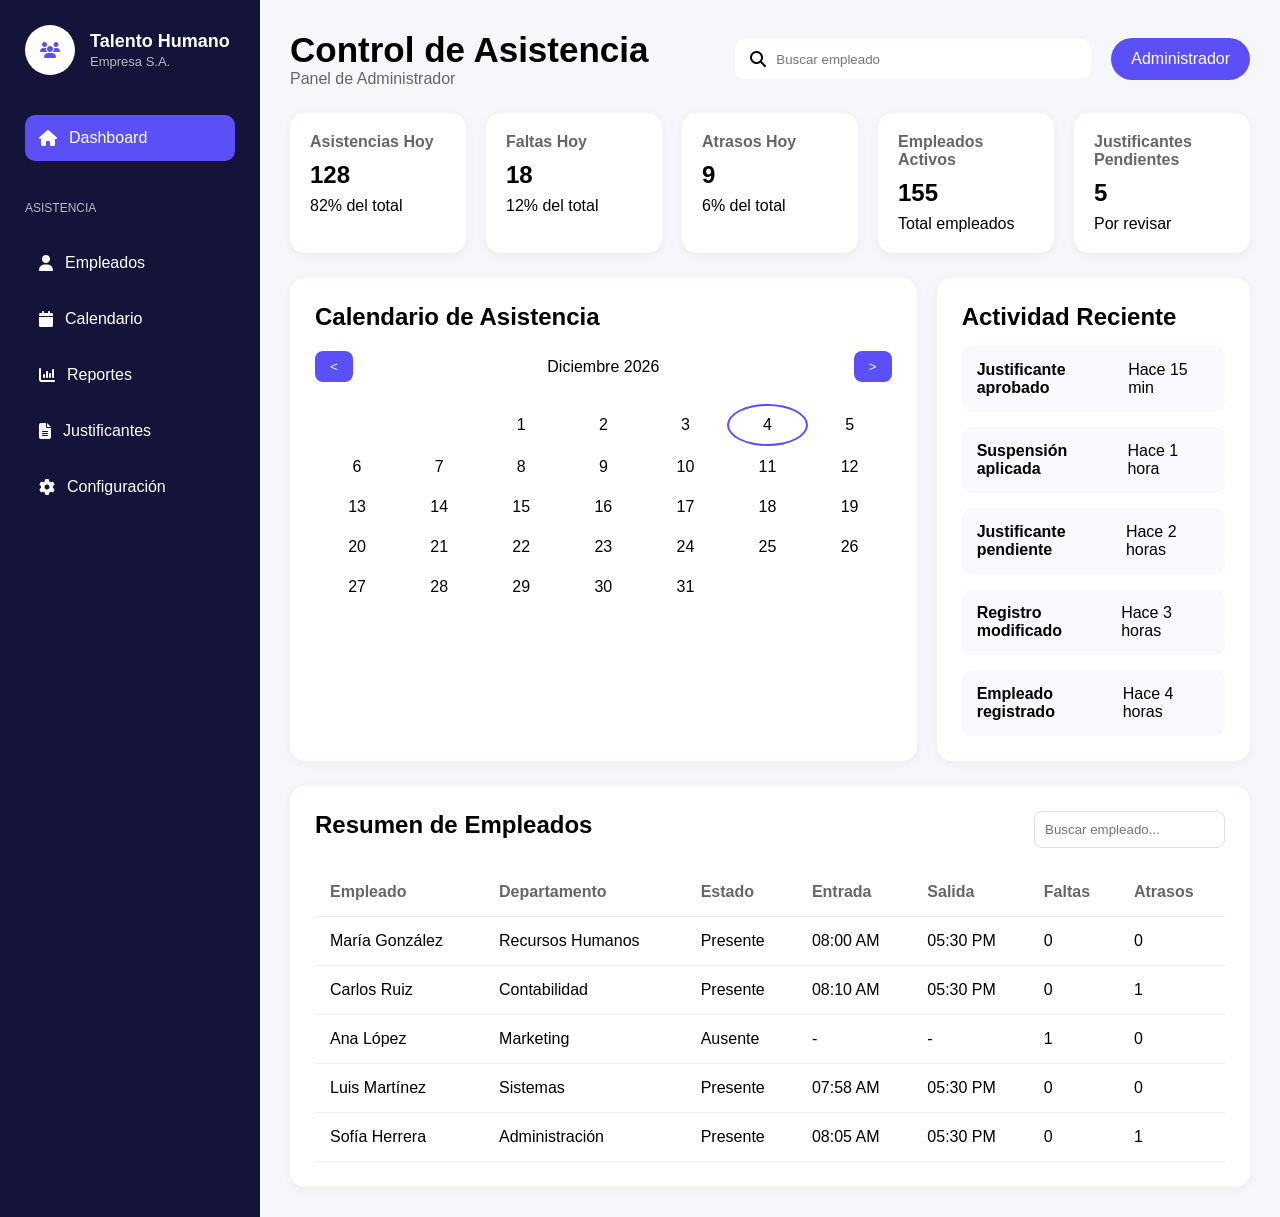
<file: Avance_AW/index.html>
<!DOCTYPE html>
<html lang="es">

<head>
    <meta charset="UTF-8">
    <meta name="viewport" content="width=device-width, initial-scale=1.0">
    <title>Control de Asistencia</title>

    <link rel="stylesheet" href="style.css">

    <link rel="stylesheet"
        href="https://cdnjs.cloudflare.com/ajax/libs/font-awesome/6.7.2/css/all.min.css">
</head>

<body>

    <div class="contenedor">

        <aside class="barra-lateral">

            <div class="logo-empresa">
                <div class="icono-logo">
                    <i class="fa-solid fa-users"></i>
                </div>

                <div>
                    <h3>Talento Humano</h3>
                    <span>Empresa S.A.</span>
                </div>
            </div>

            <nav>

                <a href="#" class="activo">
                    <i class="fa-solid fa-house"></i>
                    Dashboard
                </a>

                <p class="titulo-seccion">ASISTENCIA</p>

                <a href="#">
                    <i class="fa-solid fa-user"></i>
                    Empleados
                </a>

                <a href="#">
                    <i class="fa-solid fa-calendar"></i>
                    Calendario
                </a>

                <a href="#">
                    <i class="fa-solid fa-chart-column"></i>
                    Reportes
                </a>

                <a href="#">
                    <i class="fa-solid fa-file-lines"></i>
                    Justificantes
                </a>

                <a href="#">
                    <i class="fa-solid fa-gear"></i>
                    Configuración
                </a>

            </nav>

        </aside>

        <main class="contenido-principal">

            <header class="encabezado">

                <div>
                    <h1>Control de Asistencia</h1>
                    <span>Panel de Administrador</span>
                </div>

                <div class="encabezado-derecha">

                    <div class="caja-busqueda">
                        <i class="fa-solid fa-magnifying-glass"></i>

                        <input type="search"  id="buscar-empleado" placeholder="Buscar empleado">
                    </div>

                    <div class="administrador">
                        Administrador
                    </div>

                </div>

            </header>

            <section class="panel-estadisticas">

                <div class="tarjeta-estadistica">
                    <h4>Asistencias Hoy</h4>
                    <h2>128</h2>
                    <p>82% del total</p>
                </div>

                <div class="tarjeta-estadistica">
                    <h4>Faltas Hoy</h4>
                    <h2>18</h2>
                    <p>12% del total</p>
                </div>

                <div class="tarjeta-estadistica">
                    <h4>Atrasos Hoy</h4>
                    <h2>9</h2>
                    <p>6% del total</p>
                </div>

                <div class="tarjeta-estadistica">
                    <h4>Empleados Activos</h4>
                    <h2>155</h2>
                    <p>Total empleados</p>
                </div>

                <div class="tarjeta-estadistica">
                    <h4>Justificantes Pendientes</h4>
                    <h2>5</h2>
                    <p>Por revisar</p>
                </div>

            </section>

            <section class="seccion-central">

                <div class="tarjeta-calendario">

                    <h2>Calendario de Asistencia</h2>
                    <div class="controles-calendario">

                    <button id="mes-anterior">
                        <
                    </button>

                    <div id="mes-actual"></div>

                    <button id="mes-siguiente">
                        >
                    </button>

                </div>

                    <table>

                        <tbody id="dias-calendario"></tbody>

                    </table>

                </div>

                <div class="tarjeta-actividad">

                    <h2>Actividad Reciente</h2>

                    <div class="elemento-actividad">
                        <strong>Justificante aprobado</strong>
                        <span>Hace 15 min</span>
                    </div>

                    <div class="elemento-actividad">
                        <strong>Suspensión aplicada</strong>
                        <span>Hace 1 hora</span>
                    </div>

                    <div class="elemento-actividad">
                        <strong>Justificante pendiente</strong>
                        <span>Hace 2 horas</span>
                    </div>

                    <div class="elemento-actividad">
                        <strong>Registro modificado</strong>
                        <span>Hace 3 horas</span>
                    </div>

                    <div class="elemento-actividad">
                        <strong>Empleado registrado</strong>
                        <span>Hace 4 horas</span>
                    </div>

                </div>

            </section>

            <section class="seccion-empleados">

                <div class="encabezado-empleados">

                    <h2>Resumen de Empleados</h2>

                    <input type="search" id="buscar-empleado" placeholder="Buscar empleado...">

                </div>

                <table id="tabla-empleados">

                    <thead>

                        <tr>
                            <th>Empleado</th>
                            <th>Departamento</th>
                            <th>Estado</th>
                            <th>Entrada</th>
                            <th>Salida</th>
                            <th>Faltas</th>
                            <th>Atrasos</th>
                        </tr>

                    </thead>

                    <tbody>

                        <tr>
                            <td>María González</td>
                            <td>Recursos Humanos</td>
                            <td>Presente</td>
                            <td>08:00 AM</td>
                            <td>05:30 PM</td>
                            <td>0</td>
                            <td>0</td>
                        </tr>

                        <tr>
                            <td>Carlos Ruiz</td>
                            <td>Contabilidad</td>
                            <td>Presente</td>
                            <td>08:10 AM</td>
                            <td>05:30 PM</td>
                            <td>0</td>
                            <td>1</td>
                        </tr>

                        <tr>
                            <td>Ana López</td>
                            <td>Marketing</td>
                            <td>Ausente</td>
                            <td>-</td>
                            <td>-</td>
                            <td>1</td>
                            <td>0</td>
                        </tr>

                        <tr>
                            <td>Luis Martínez</td>
                            <td>Sistemas</td>
                            <td>Presente</td>
                            <td>07:58 AM</td>
                            <td>05:30 PM</td>
                            <td>0</td>
                            <td>0</td>
                        </tr>

                        <tr>
                            <td>Sofía Herrera</td>
                            <td>Administración</td>
                            <td>Presente</td>
                            <td>08:05 AM</td>
                            <td>05:30 PM</td>
                            <td>0</td>
                            <td>1</td>
                        </tr>

                    </tbody>

                </table>

            </section>

        </main>

    </div>
    <script src="script.js"></script>
    <script src="calendario.js"></script>
</body>

</html>
</file>
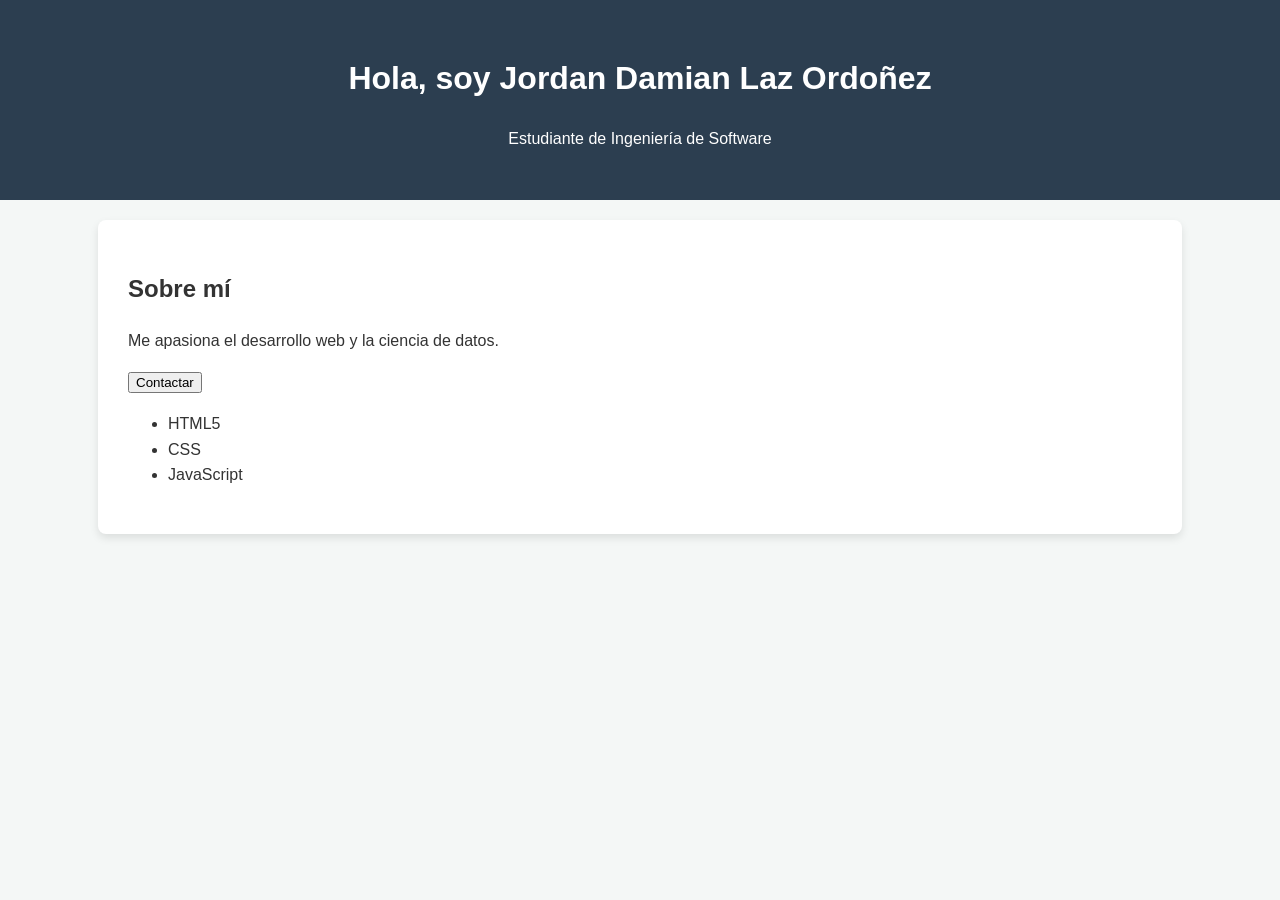
<file: Taller1/index.html>
<!DOCTYPE html>
<html lang="en">
<head>
    <meta charset="UTF-8">
    <meta name="viewport" content="width=device-width, initial-scale=1.0">
    <title>Mi portafolio</title>
    <link rel="stylesheet" href="style.css">
</head>
<body>
     <header> 
        <h1>Hola, soy Jordan Damian Laz Ordoñez</h1> 
        <p>Estudiante de Ingeniería de Software</p> 
    </header> 
 
    <section class="contenedor"> 
        <h2>Sobre mí</h2> 
        <p>Me apasiona el desarrollo web y la ciencia de datos.</p> 
        <button>Contactar</button> 
        <ul>
            <li>HTML5</li>
            <li>CSS</li>
            <li>JavaScript</li>
        </ul>
    </section>
    
</body>
</html>
</file>
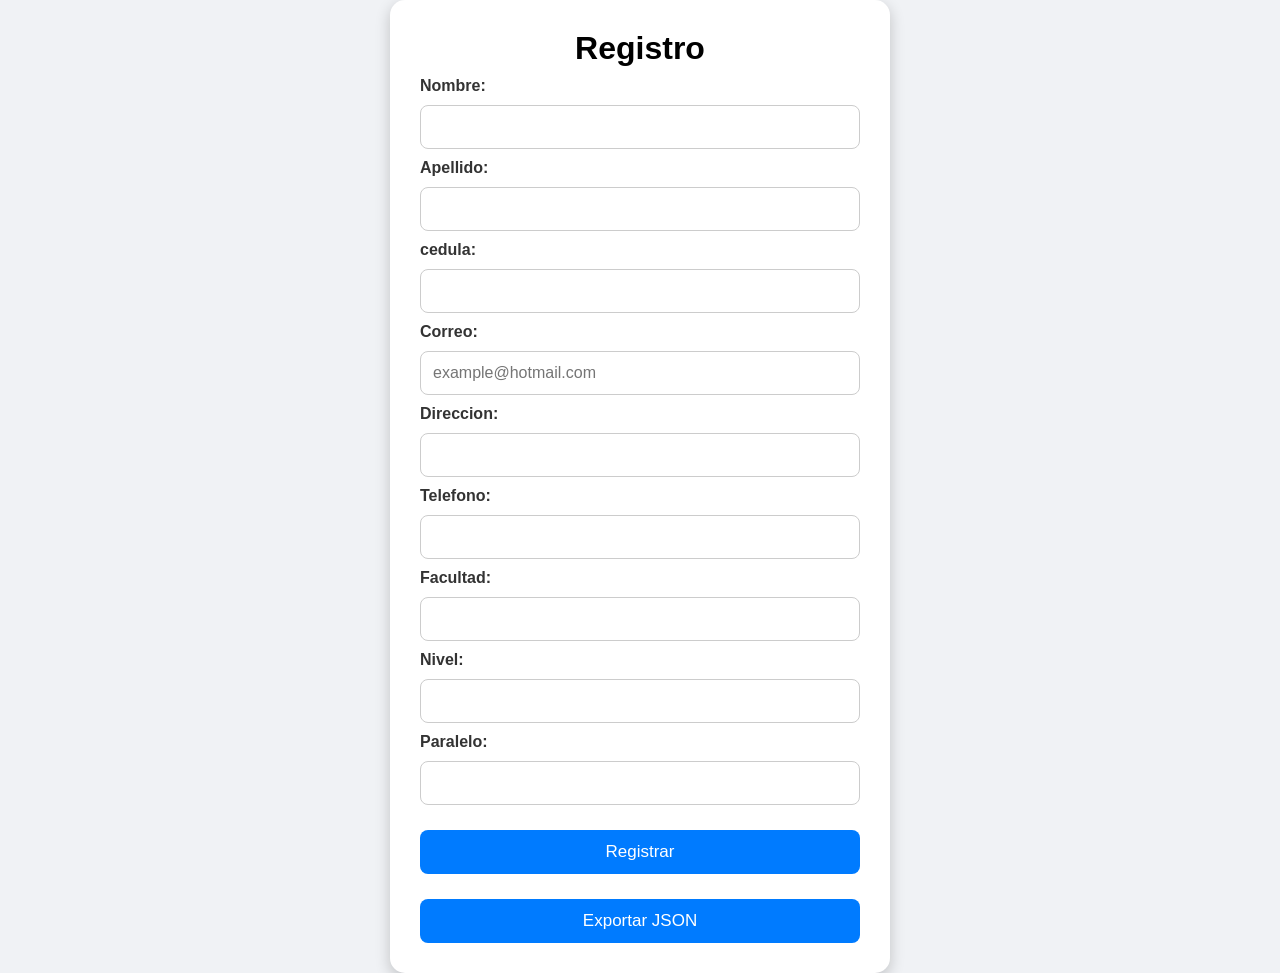
<file: Taller5/index.html>
<!DOCTYPE html>
<html lang="en">
<head>
    <meta charset="UTF-8">
    <meta name="viewport" content="width=device-width, initial-scale=1.0">
    <link rel="stylesheet" href="style.css">
    <title>Document</title>
</head>
<body>
        <form action="" class="registro">
            <h1>Registro</h1>
            <label>Nombre:</label>
            <input type="text" class="nombre">
            <label>Apellido:</label>
            <input type="text" class="apellido">
            <label>cedula:</label>
            <input type="text" class="cedula">
            <label>Correo:</label>
            <input type="email" name="" id="" class="correo" placeholder="example@hotmail.com">
            <label>Direccion:</label>
            <input type="text" class="direccion">
            <label>Telefono:</label>
            <input type="text" class="telefono">
            <label>Facultad:</label>
            <input type="text" class="facultad">
            <label>Nivel:</label>
            <input type="text" class="nivel">
            <label>Paralelo:</label>
            <input type="text" class="paralelo">
            <input type="button" value="Registrar" class="registrar">
            <input type="button" value="Exportar JSON" id="exportar">
        </form>
        
        
        <script src="script.js"></script>
        <script src="documento.js"></script>
</body>
</html>
</file>
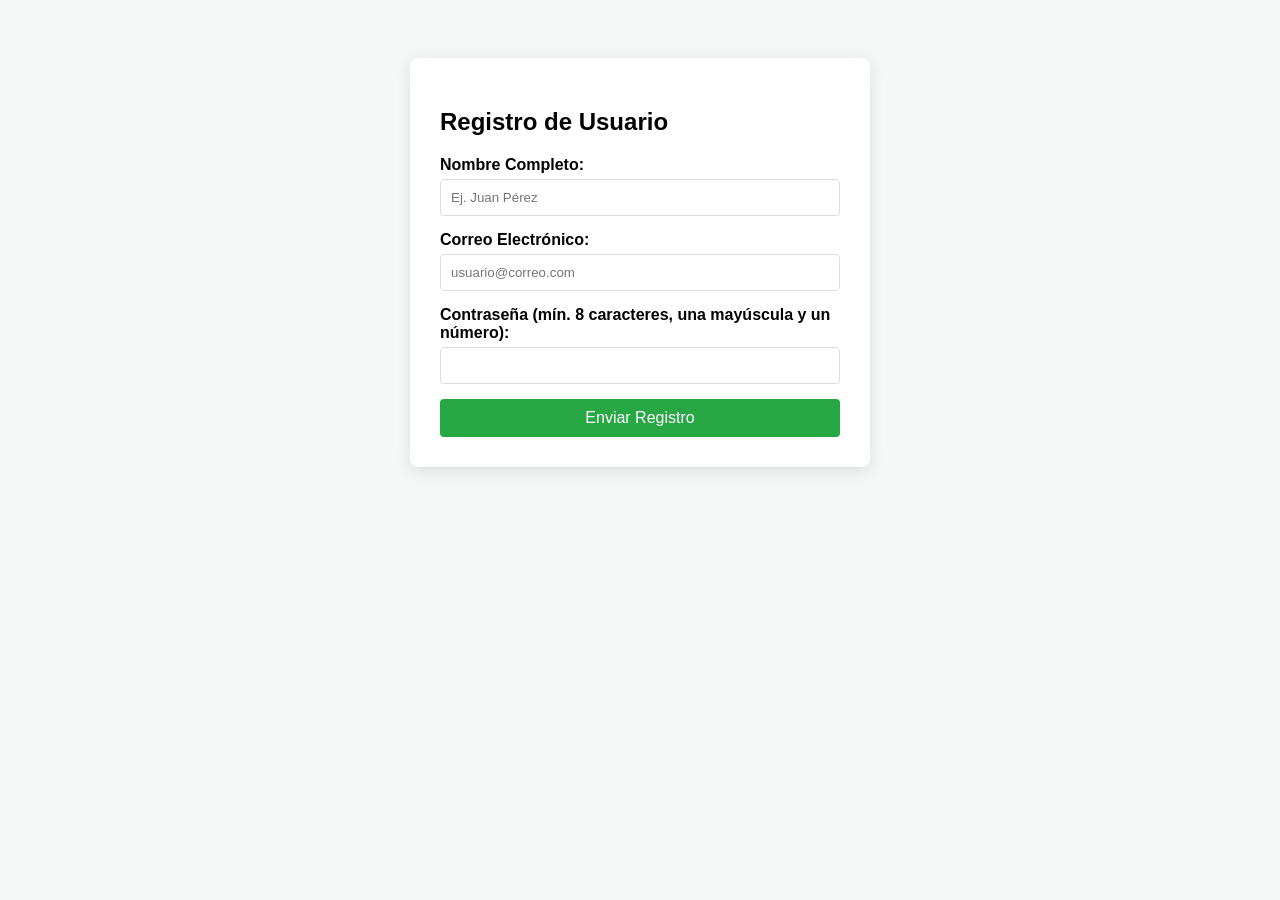
<file: Taller_aw/index.html>
<!DOCTYPE html> 
<html lang="es"> 
    <head>     
    <meta charset="UTF-8">     
    <title>Taller de Formulario Web</title>     
    <link rel="stylesheet" href="style.css"> 
</head> 
<body>     
    <div class="container">         
        <form id="registroForm">             
            <h2>Registro de Usuario</h2>                          
            <div class="input-group">                 
                <label for="nombre">Nombre Completo:</label>                 
                <input type="text" id="nombre" placeholder="Ej. Juan Pérez">                 
                <span class="error" id="errorNombre"></span>             
            </div>              <div class="input-group">                 
                <label for="email">Correo Electrónico:</label>                 
                <input type="email" id="email" placeholder="usuario@correo.com">                 
                <span class="error" id="errorEmail"></span>             
            </div>              
            <div class="input-group">                 
                <label for="password">Contraseña (mín. 8 caracteres, una mayúscula y un número):</label>                 
                <input type="password" id="password">                 
                <span class="error" id="errorPass"></span>             
            </div>              
            <button type="submit">Enviar Registro</button> 
        </form> 
    </div> 
    <script src="script.js"></script> 
</body> 
</html>
</file>
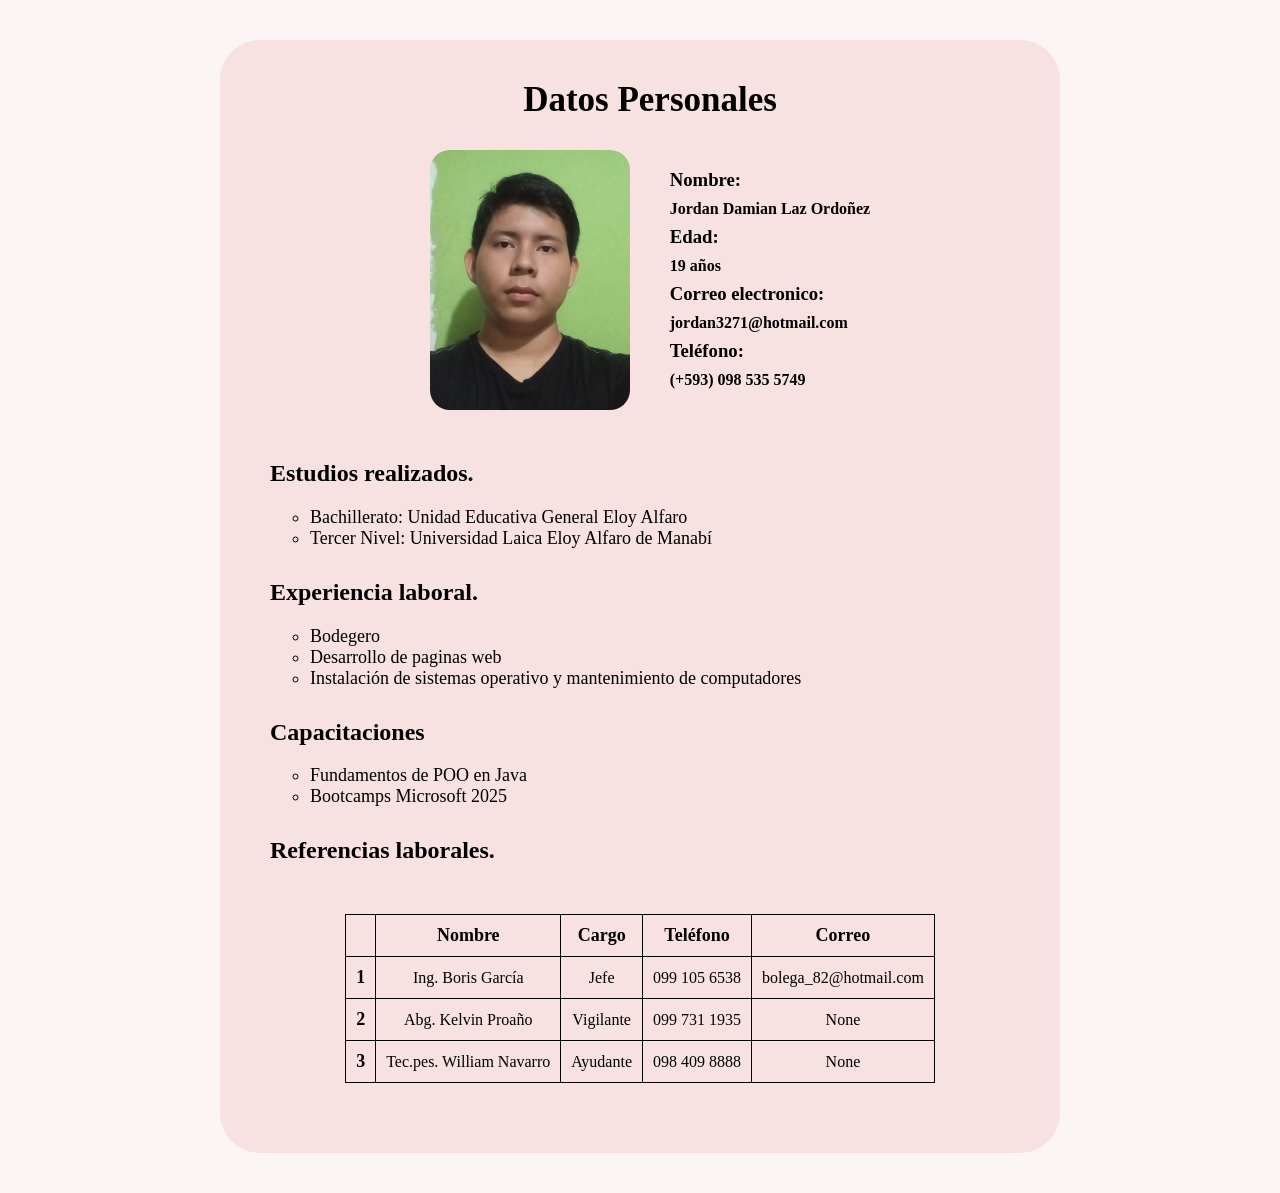
<file: Tarea2/index.html>
<!DOCTYPE html>
<html lang="en">
<head>
    <meta charset="UTF-8">
    <meta name="viewport" content="width=device-width, initial-scale=1.0">
    <title>Hoja de vida</title>
    <link href="style.css" rel="stylesheet">
</head>
<body>
    
    
    <main>    
        <h2 class="datos"> Datos Personales</h2>
        <div class="datospersonales">
            
            <img src="Fotoperfil.png" alt="">
            
            <h3>Nombre:<br><span>Jordan Damian Laz Ordoñez</span><br>
            Edad:<br><span>19 años</span><br>Correo electronico:<br>
            <span>jordan3271@hotmail.com</span><br>Teléfono:<br>
            <span>(+593) 098 535 5749</span></h3>
            
        </div>
        <div class="estudios">
            <h2>Estudios realizados.</h2>
            <ul>
                <li>Bachillerato: Unidad Educativa General Eloy Alfaro </li>
                <li>Tercer Nivel: Universidad Laica Eloy Alfaro de Manabí</li>
            </ul>
        </div>
        <div class="experiencia">
            <h2>Experiencia laboral.</h2>
            <ul>
                <li>Bodegero</li>
                <li>Desarrollo de paginas web </li>
                <li>Instalación de sistemas operativo y mantenimiento de computadores</li>
            </ul>
        </div>
        <div class="capacitaciones">
            <h2>Capacitaciones</h2>
            <ul>
                <li>Fundamentos de POO en Java</li>
                <li>Bootcamps Microsoft 2025</li>
            </ul>
        </div>
        <div class="referencias">
            <h2>Referencias laborales.</h2>
            <table>
                
                <tr >
                    <td></td>
                    <th>Nombre</th>
                    <th>Cargo</th>
                    <th>Teléfono</th>
                    <th>Correo</th>
                </tr>
                <tr>
                    <th>1</th>
                    <td>Ing. Boris García</td>
                    <td>Jefe</td>
                    <td>099 105 6538</td>
                    <td>bolega_82@hotmail.com</td>
                </tr>
                <tr>
                    <th>2</th>
                    <td>Abg. Kelvin Proaño</td>
                    <td>Vigilante</td>
                    <td>099 731 1935</td>
                    <td>None</td>
                </tr>
                <tr>
                    <th>3</th>
                    <td>Tec.pes. William Navarro</td>
                    <td>Ayudante</td>
                    <td>098 409 8888</td>
                    <td>None</td>
                </tr>
                
            </table>   
        </div>
    </main>
</body>
</html>
</file>
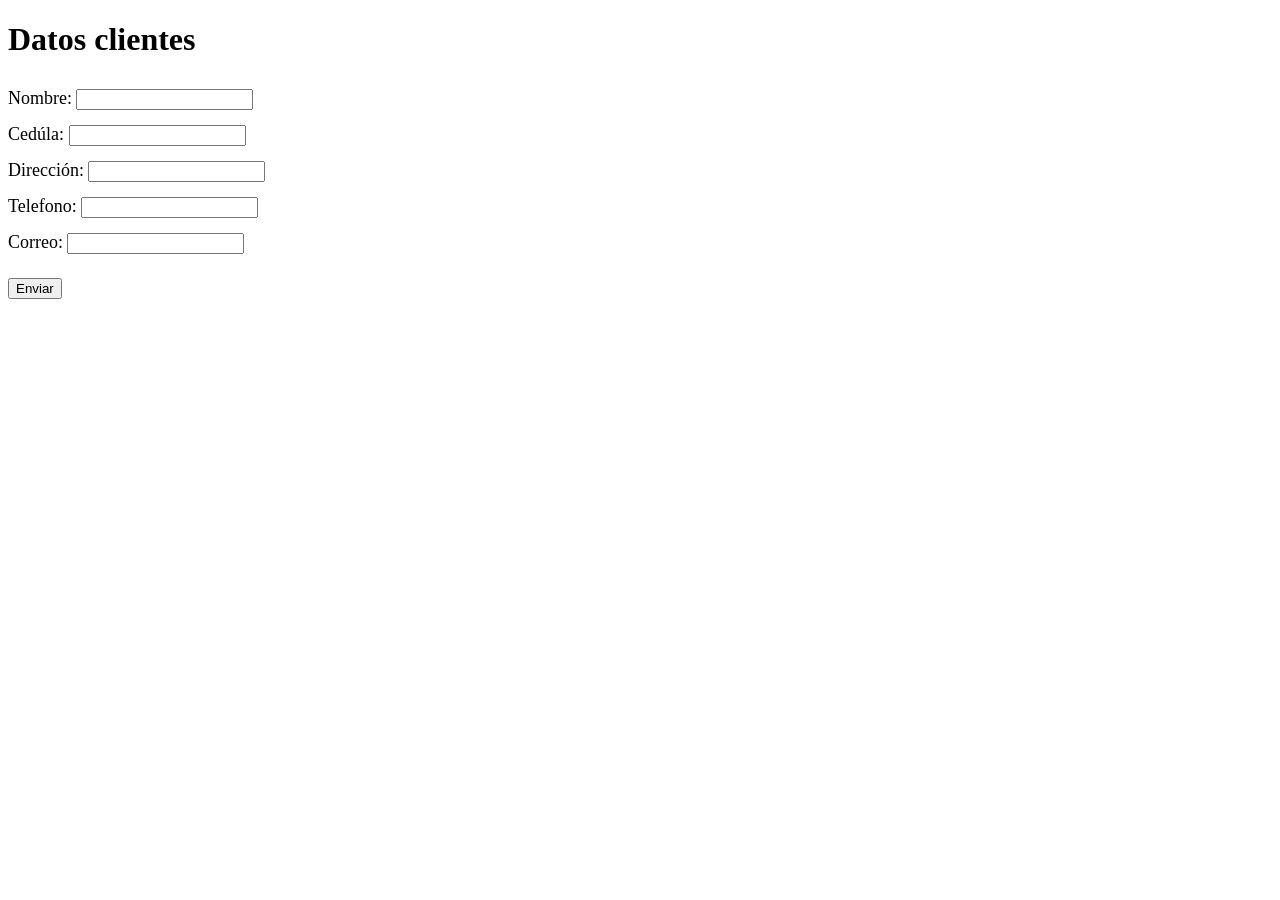
<file: Tarea3/index.html>
<!DOCTYPE html>
<html lang="en">
<head>
    <meta charset="UTF-8">
    <meta name="viewport" content="width=device-width, initial-scale=1.0">
    <title>Document</title>
    <link rel="stylesheet" href="style.css">
</head>
<body>
    <h1>Datos clientes</h1>
    <p class="datos">Nombre: <input type="text" name="Nombre" id="nom" required><br>
        Cedúla: <input type="text" name="cedula" id="ced" required><br>
        Dirección: <input type="text" name="direccion" id="dir"><br>
        Telefono: <input type="text" name="telefono" id="tel" required><br>
        Correo: <input type="email" name="correo" id="corr" required>
    </p>
    <p class="boto"><input type="button" onclick="validarDatos()" value="Enviar"></p>
    <script src="script.js"></script>
    
</body>
</html>
</file>
<file: Avance_AW/style.css>
*{
    margin:0;
    padding:0;
    box-sizing:border-box;
    font-family:Segoe UI,sans-serif;
}

body{
    background:#f5f7fb;
}

.contenedor{
    display:flex;
    min-height:100vh;
}

.barra-lateral{
    width:260px;
    background:#14143a;
    color:white;
    padding:25px;
}

.logo-empresa{
    display:flex;
    align-items:center;
    gap:15px;
    margin-bottom:40px;
}

.icono-logo{
    width:50px;
    height:50px;
    border-radius:50%;
    background:white;
    color:#5b4ff7;
    display:flex;
    align-items:center;
    justify-content:center;
}

.logo-empresa h3{
    font-size:18px;
}

.logo-empresa span{
    font-size:13px;
    opacity:.7;
}

.titulo-seccion{
    margin:30px 0 15px;
    font-size:12px;
    opacity:.7;
}

nav{
    display:flex;
    flex-direction:column;
    gap:10px;
}

nav a{
    color:white;
    text-decoration:none;
    padding:14px;
    border-radius:10px;
    display:flex;
    gap:12px;
    align-items:center;
}

nav a.activo{
    background:#5b4ff7;
}

.contenido-principal{
    flex:1;
    padding:30px;
}

.encabezado{
    display:flex;
    justify-content:space-between;
    align-items:center;
    margin-bottom:25px;
}

.encabezado h1{
    font-size:35px;
}

.encabezado span{
    color:#666;
}

.encabezado-derecha{
    display:flex;
    gap:20px;
    align-items:center;
}

.caja-busqueda{
    background:white;
    border-radius:10px;
    padding:12px 15px;
    display:flex;
    align-items:center;
    gap:10px;
}

.caja-busqueda input{
    border:none;
    outline:none;
    width:300px;
}

.administrador{
    background:#5b4ff7;
    color:white;
    padding:12px 20px;
    border-radius:30px;
}

.panel-estadisticas{
    display:grid;
    grid-template-columns:repeat(5,1fr);
    gap:20px;
}

.tarjeta-estadistica{
    background:white;
    padding:20px;
    border-radius:15px;
    box-shadow:0 2px 10px rgba(0,0,0,.05);
}

.tarjeta-estadistica h4{
    color:#666;
    margin-bottom:10px;
}

.tarjeta-estadistica h2{
    margin-bottom:8px;
}

.seccion-central{
    display:grid;
    grid-template-columns:2fr 1fr;
    gap:20px;
    margin-top:25px;
}

.tarjeta-calendario,
.tarjeta-actividad,
.seccion-empleados{
    background:white;
    border-radius:15px;
    padding:25px;
    box-shadow:0 2px 10px rgba(0,0,0,.05);
}

.mes-calendario{
    margin:20px 0;
    font-weight:600;
}

.tarjeta-calendario table{
    width:100%;
    text-align:center;
}

.tarjeta-calendario th,
.tarjeta-calendario td{
    padding:10px;
}

.dia-actual{
    border:2px solid #5b4ff7;
    border-radius:50%;
}

.tarjeta-actividad{
    display:flex;
    flex-direction:column;
    gap:15px;
}

.elemento-actividad{
    padding:15px;
    background:#f8f9ff;
    border-radius:10px;
    display:flex;
    justify-content:space-between;
}

.seccion-empleados{
    margin-top:25px;
}

.encabezado-empleados{
    display:flex;
    justify-content:space-between;
    margin-bottom:20px;
}

.encabezado-empleados input{
    padding:10px;
    border:1px solid #ddd;
    border-radius:8px;
}

.seccion-empleados table{
    width:100%;
    border-collapse:collapse;
}

.seccion-empleados th,
.seccion-empleados td{
    padding:15px;
    text-align:left;
    border-bottom:1px solid #eee;
}

.seccion-empleados th{
    color:#666;
}
.controles-calendario{
    display:flex;
    justify-content:space-between;
    align-items:center;
    margin:20px 0;
}

.controles-calendario button{
    padding:8px 15px;
    border:none;
    border-radius:8px;
    cursor:pointer;
    background:#5b4ff7;
    color:white;
}
</file>
<file: Taller1/style.css>
body { 
margin: 0; 
font-family: 'Segoe UI', Tahoma, Geneva, Verdana, sans-serif; 
background-color: #f4f7f6; 
color: #333; 
line-height: 1.6; 
} 

header { 
background: #2c3e50; 
color: white; 
text-align: center; 
padding: 2rem 0; 
}

.contenedor { 
width: 80%; 
margin: 20px auto; /* Centrado horizontal */ 
background: white; 
padding: 30px; 
border-radius: 8px; 
box-shadow: 0 4px 8px rgba(0,0,0,0.1); 
}

.habilidades { 
display: flex; 
justify-content: space-around; 
list-style: none; 
padding: 0; 
}
</file>
<file: Taller5/style.css>
*{
    margin: 0;
    padding: 0;
    box-sizing: border-box;
    font-family: Arial, Helvetica, sans-serif;
}

body{
    min-height: 100vh;
    display: flex;
    justify-content: center;
    align-items: center;
    background: #f0f2f5;
}
h1{
    text-align: center;
}

.registro{
    width: 500px;
    background: #fff;
    padding: 30px;
    border-radius: 15px;
    box-shadow: 0 5px 15px rgba(0,0,0,0.2);

    display: flex;
    flex-direction: column;
    gap: 10px;
}

.registro label{
    font-weight: bold;
    color: #333;
}

.registro input[type="text"],
.registro input[type="email"]{
    width: 100%;
    padding: 12px;
    border: 1px solid #ccc;
    border-radius: 8px;
    font-size: 16px;
    outline: none;
    transition: 0.3s;
}

.registro input[type="text"]:focus,
.registro input[type="email"]:focus{
    border-color: #007bff;
    box-shadow: 0 0 5px rgba(0,123,255,0.5);
}

.registro input[type="button"]{
    margin-top: 15px;
    padding: 12px;
    background: #007bff;
    color: white;
    border: none;
    border-radius: 8px;
    font-size: 17px;
    cursor: pointer;
    transition: 0.3s;
}

.registro input[type="button"]:hover{
    background: #0056b3;
}
</file>
<file: Taller_aw/style.css>
body { font-family: 'Segoe UI',Tahoma, Geneva, Verdana, sans-serif; 
    background-color: #f4f7f6;
     display: flex; 
     justify-content: center; 
     padding-top: 50px; 
} 
.container { 
    background: white; 
    padding: 30px; 
    border-radius: 8px; 
    box-shadow: 0 4px 15px rgba(0,0,0,0.1); 
    width: 400px; 
} 
.input-group { 
    
    margin-bottom: 15px; 
} 
label {
     display: block; 
     margin-bottom: 5px; 
     font-weight: bold; 
    } 
input { 
    width: 100%; 
    padding: 10px; 
    border: 1px solid #ddd;
     border-radius: 4px; 
     box-sizing: border-box; /* Asegura que el padding no desborde el ancho */ 
    } 
button { 
    width: 100%; 
    padding: 10px; 
    background-color: #28a745; 
    color: white; 
    border: none; 
    border-radius: 4px; 
    cursor: pointer; 
    font-size: 16px; 
} 
button:hover { 
    background-color: #218838; 
} 
.error { 
    color: #dc3545; 
    font-size: 12px; 
    margin-top: 5px; 
    display: block; 
}
</file>
<file: Tarea2/style.css>
body{
    background-color:rgba(234, 170, 170, 0.119);
    margin:0;
    
}

main{
    background-color: rgba(239, 195, 195, 0.416);
    margin:40px auto ;
    border-radius: 40px;
    align-items: center;
    padding:20px;
    max-width: 800px;
    
}
.datospersonales{
    display: flex;
    align-items: center;
    justify-content: center;
}
.datospersonales img{
    width: 200px;
    height: auto;
    margin: 20px;
    border-radius:20px ;
}
.datos{
    padding: 10px;
    margin:0;
    margin-top:10px;
    margin-left: 20px;
    text-align: center;
    font-size: 35px;
}
.datospersonales h3 {
    line-height: 28px;
    margin-left: 20px;
    
    
}
.datospersonales h3 span {
    font-size: 16px;
}
.estudios{
    margin-left: 30px;
    margin-top:30px;
}
.estudios ul{
    list-style: circle;
    font-size: 18px;
}

.experiencia {
    margin-left: 30px;
    margin-top:30px;
}
.experiencia ul{
    list-style: circle;
    font-size: 18px;
}
.capacitaciones{
    margin-left: 30px;
    margin-top:30px;
}
.capacitaciones ul {
    list-style: circle;
    font-size: 18px;
}
table{
    border-collapse: collapse;
    text-align: center;
    margin: 50px auto;
}
table, td, th{
    border: 1px solid black;
    padding: 10px;
}
table th{
    font-size: 18px;
}
.referencias h2{
    margin-left: 30px;
    margin-top:30px;
    
}
</file>
<file: Tarea3/style.css>
.datos{
    line-height: 2;
    font-size: 18px;
}
.boto{
    color: green;
}
</file>
